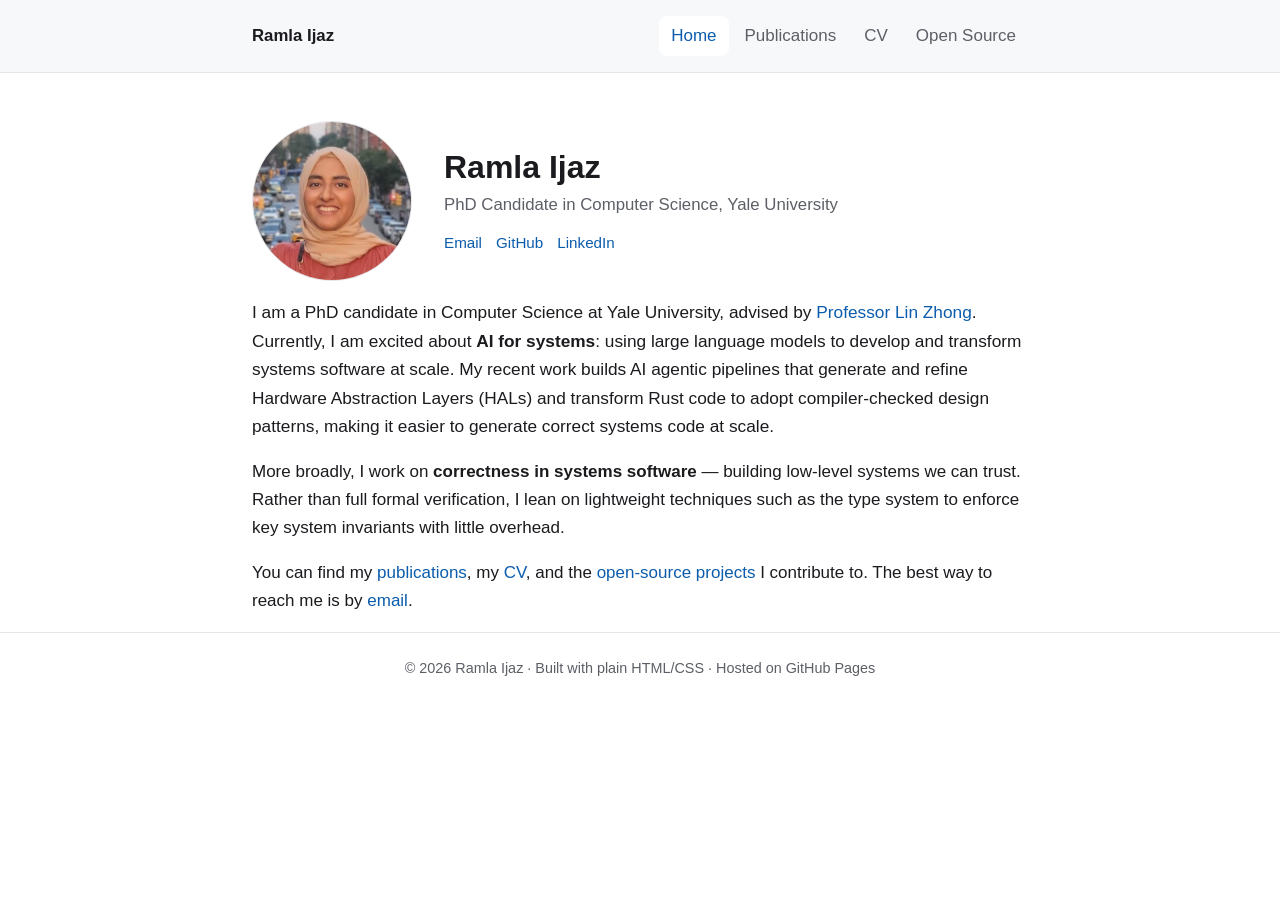
<file: index.html>
<!DOCTYPE html>
<html lang="en">
<head>
  <meta charset="utf-8">
  <meta name="viewport" content="width=device-width, initial-scale=1">
  <title>Ramla Ijaz</title>
  <meta name="description" content="Ramla Ijaz — PhD candidate in Computer Science at Yale University. Research in systems and formal verification.">
  <link rel="stylesheet" href="style.css">
</head>
<body>
  <header class="site-header">
    <div class="container">
      <nav class="nav">
        <a class="brand" href="index.html">Ramla Ijaz</a>
        <ul>
          <li><a href="index.html" class="active">Home</a></li>
          <li><a href="publications.html">Publications</a></li>
          <li><a href="cv.html">CV</a></li>
          <li><a href="open-source.html">Open Source</a></li>
        </ul>
      </nav>
    </div>
  </header>

  <main class="container">
    <section class="hero">
      <!-- Replace assets/profile.jpg with your own square photo. The .svg is a
           placeholder shown until that file exists. -->
      <img src="assets/profile.jpg" alt="Ramla Ijaz"
           onerror="this.onerror=null; this.src='assets/profile.svg'">
      <div>
        <h1>Ramla Ijaz</h1>
        <p class="subtitle">PhD Candidate in Computer Science, Yale University</p>
        <div class="links">
          <a href="mailto:ramla.ijaz@yale.edu">Email</a>
          <a href="https://github.com/ramla-i" target="_blank" rel="noopener">GitHub</a>
          <a href="https://www.linkedin.com/in/ramla-ijaz/" target="_blank" rel="noopener">LinkedIn</a>
        </div>
      </div>
    </section>

    <section>
      <p class="lead">
        I am a PhD candidate in Computer Science at Yale University, advised by
        <a href="https://www.yecl.org/" target="_blank" rel="noopener">Professor Lin Zhong</a>.
        Currently, I am excited about
        <strong>AI for systems</strong>: using large language models to develop and transform systems
        software at scale. My recent work builds AI agentic pipelines that generate and refine
        Hardware Abstraction Layers (HALs) and transform Rust code to adopt compiler-checked design
        patterns, making it easier to generate correct systems code at scale.
      </p>
      <p>
        More broadly, I work on <strong>correctness in systems software</strong> &mdash; building
        low-level systems we can trust. Rather than full formal verification, I lean on lightweight
        techniques such as the type system to enforce key system invariants with little overhead.
      </p>
      <p>
        You can find my <a href="publications.html">publications</a>, my
        <a href="cv.html">CV</a>, and the <a href="open-source.html">open-source projects</a>
        I contribute to. The best way to reach me is by
        <a href="mailto:ramla.ijaz@yale.edu">email</a>.
      </p>
    </section>


  </main>

  <footer class="site-footer">
    <div class="container">
      &copy; 2026 Ramla Ijaz &middot; Built with plain HTML/CSS &middot; Hosted on GitHub Pages
    </div>
  </footer>
</body>
</html>
</file>
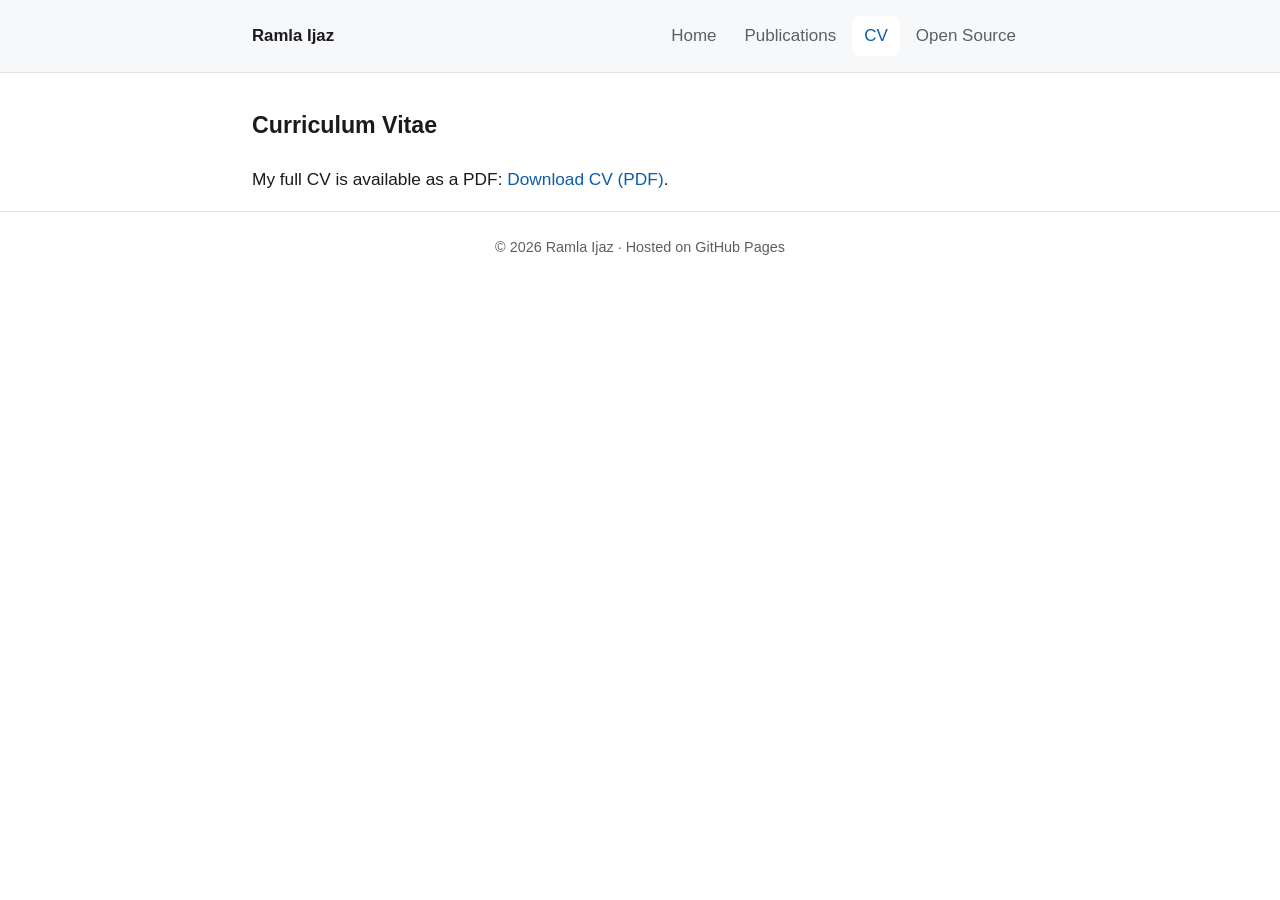
<file: cv.html>
<!DOCTYPE html>
<html lang="en">
<head>
  <meta charset="utf-8">
  <meta name="viewport" content="width=device-width, initial-scale=1">
  <title>CV — Ramla Ijaz</title>
  <link rel="stylesheet" href="style.css">
</head>
<body>
  <header class="site-header">
    <div class="container">
      <nav class="nav">
        <a class="brand" href="index.html">Ramla Ijaz</a>
        <ul>
          <li><a href="index.html">Home</a></li>
          <li><a href="publications.html">Publications</a></li>
          <li><a href="cv.html" class="active">CV</a></li>
          <li><a href="open-source.html">Open Source</a></li>
        </ul>
      </nav>
    </div>
  </header>

  <main class="container">
    <h2 style="border:none; margin-top:2.4rem;">Curriculum Vitae</h2>
    <p class="lead">
      My full CV is available as a PDF:
      <a href="assets/cv.pdf" target="_blank" rel="noopener">Download CV (PDF)</a>.
    </p>
  </main>

  <footer class="site-footer">
    <div class="container">
      &copy; 2026 Ramla Ijaz &middot; Hosted on GitHub Pages
    </div>
  </footer>
</body>
</html>
</file>
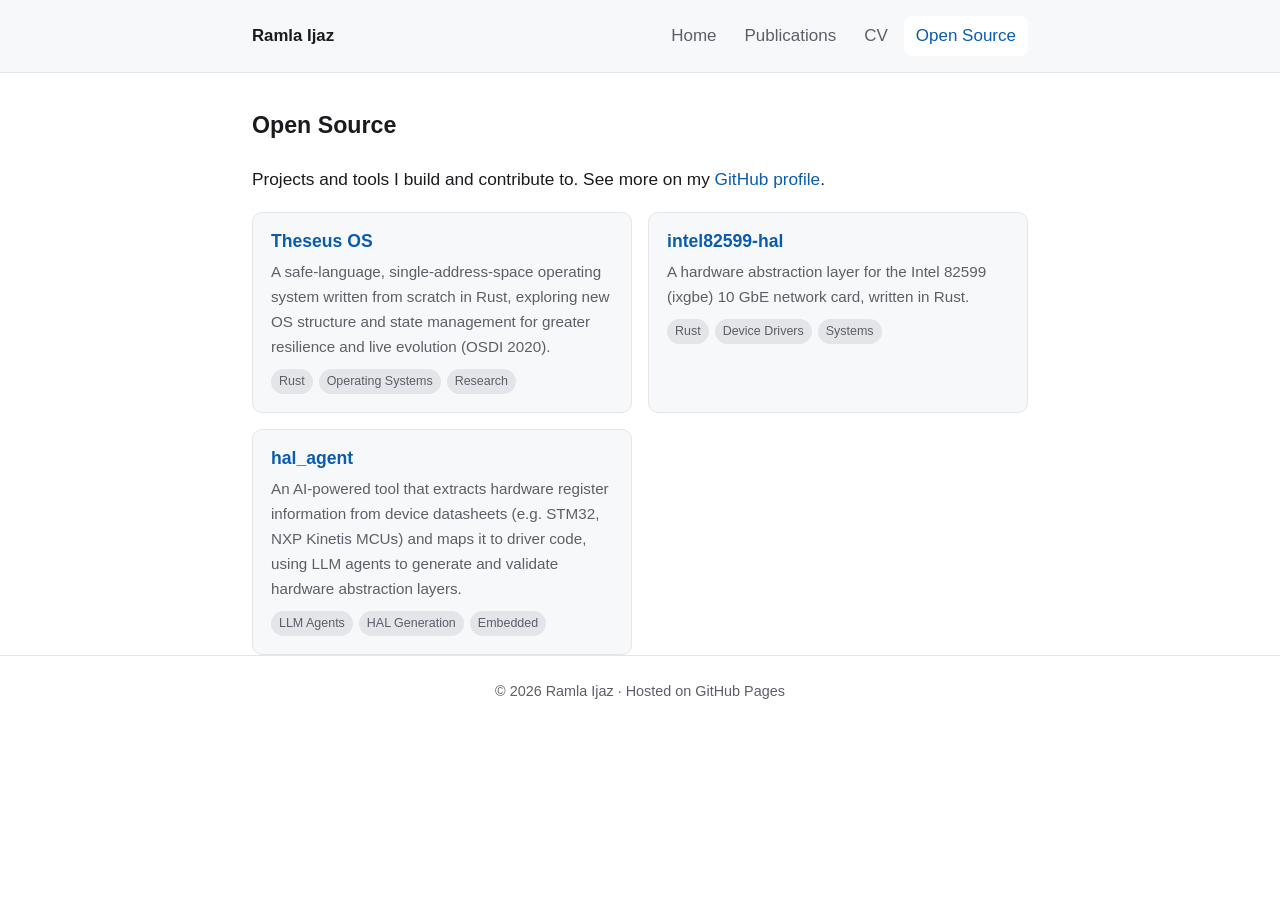
<file: open-source.html>
<!DOCTYPE html>
<html lang="en">
<head>
  <meta charset="utf-8">
  <meta name="viewport" content="width=device-width, initial-scale=1">
  <title>Open Source — Ramla Ijaz</title>
  <link rel="stylesheet" href="style.css">
</head>
<body>
  <header class="site-header">
    <div class="container">
      <nav class="nav">
        <a class="brand" href="index.html">Ramla Ijaz</a>
        <ul>
          <li><a href="index.html">Home</a></li>
          <li><a href="publications.html">Publications</a></li>
          <li><a href="cv.html">CV</a></li>
          <li><a href="open-source.html" class="active">Open Source</a></li>
        </ul>
      </nav>
    </div>
  </header>

  <main class="container">
    <h2 style="border:none; margin-top:2.4rem;">Open Source</h2>
    <p class="lead">
      Projects and tools I build and contribute to. See more on my
      <a href="https://github.com/ramla-i" target="_blank" rel="noopener">GitHub profile</a>.
    </p>

    <!--
      ============================================================
      Copy a .card block to add a project. Edit the title, link,
      description, and tags. Delete the placeholders you don't want.
      ============================================================
    -->
    <div class="cards">
      <div class="card">
        <h3><a href="https://github.com/theseus-os/Theseus" target="_blank" rel="noopener">Theseus OS</a></h3>
        <p>A safe-language, single-address-space operating system written from scratch in Rust,
           exploring new OS structure and state management for greater resilience and live evolution
           (OSDI&nbsp;2020). <!-- TODO: add a line on your specific contribution --></p>
        <div class="tags"><span>Rust</span><span>Operating Systems</span><span>Research</span></div>
      </div>

      <div class="card">
        <h3><a href="https://github.com/Ramla-I/intel82599-hal" target="_blank" rel="noopener">intel82599-hal</a></h3>
        <p>A hardware abstraction layer for the Intel 82599 (ixgbe) 10&nbsp;GbE network card,
           written in Rust. <!-- TODO: add a line on the goal, e.g. verified/safe device access --></p>
        <div class="tags"><span>Rust</span><span>Device Drivers</span><span>Systems</span></div>
      </div>

      <div class="card">
        <h3><a href="https://github.com/Ramla-I/hal_agent" target="_blank" rel="noopener">hal_agent</a></h3>
        <p>An AI-powered tool that extracts hardware register information from device datasheets
           (e.g. STM32, NXP Kinetis MCUs) and maps it to driver code, using LLM agents to generate
           and validate hardware abstraction layers.</p>
        <div class="tags"><span>LLM Agents</span><span>HAL Generation</span><span>Embedded</span></div>
      </div>

      <!-- Uncomment to list upstream contributions:
      <div class="card">
        <h3><a href="#" target="_blank" rel="noopener">Contributions</a></h3>
        <p>Notable contributions to upstream projects (e.g., the Linux kernel, seL4, KLEE).</p>
        <div class="tags"><span>Upstream</span></div>
      </div>
      -->
    </div>

  </main>

  <footer class="site-footer">
    <div class="container">
      &copy; 2026 Ramla Ijaz &middot; Hosted on GitHub Pages
    </div>
  </footer>
</body>
</html>
</file>
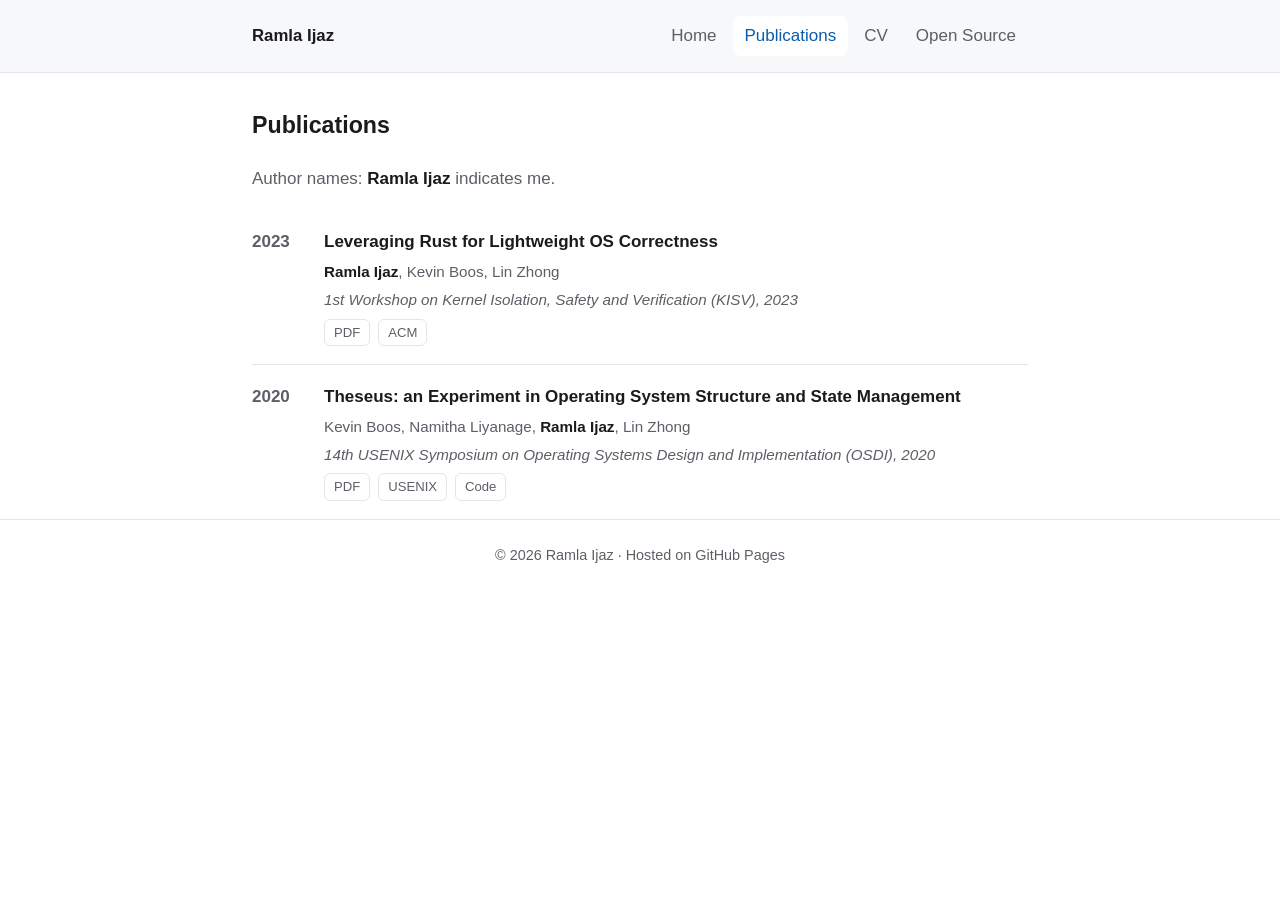
<file: publications.html>
<!DOCTYPE html>
<html lang="en">
<head>
  <meta charset="utf-8">
  <meta name="viewport" content="width=device-width, initial-scale=1">
  <title>Publications — Ramla Ijaz</title>
  <link rel="stylesheet" href="style.css">
</head>
<body>
  <header class="site-header">
    <div class="container">
      <nav class="nav">
        <a class="brand" href="index.html">Ramla Ijaz</a>
        <ul>
          <li><a href="index.html">Home</a></li>
          <li><a href="publications.html" class="active">Publications</a></li>
          <li><a href="cv.html">CV</a></li>
          <li><a href="open-source.html">Open Source</a></li>
        </ul>
      </nav>
    </div>
  </header>

  <main class="container">
    <h2 style="border:none; margin-top:2.4rem;">Publications</h2>
    <p class="muted">
      Author names: <span class="me">Ramla Ijaz</span> indicates me.
    </p>

    <!--
      ============================================================
      HOW TO ADD A PUBLICATION
      Copy one .entry block below and fill it in. Delete badges you
      don't need. Send me your list (or a .bib file) and I'll fill
      these in for you.
      ============================================================
    -->

    <div class="entry">
      <div class="year">2023</div>
      <div class="body">
        <p class="title">Leveraging Rust for Lightweight OS Correctness</p>
        <p class="authors"><span class="me">Ramla Ijaz</span>, Kevin Boos, Lin Zhong</p>
        <p class="venue">1st Workshop on Kernel Isolation, Safety and Verification (KISV), 2023</p>
        <div class="badges">
          <a href="https://www.yecl.org/publications/kisv2023ijaz.pdf" target="_blank" rel="noopener">PDF</a>
          <a href="https://dl.acm.org/doi/10.1145/3625275.3625398" target="_blank" rel="noopener">ACM</a>
        </div>
      </div>
    </div>

    <div class="entry">
      <div class="year">2020</div>
      <div class="body">
        <p class="title">Theseus: an Experiment in Operating System Structure and State Management</p>
        <p class="authors">Kevin Boos, Namitha Liyanage, <span class="me">Ramla Ijaz</span>, Lin Zhong</p>
        <p class="venue">14th USENIX Symposium on Operating Systems Design and Implementation (OSDI), 2020</p>
        <div class="badges">
          <a href="https://www.yecl.org/publications/boos2020osdi.pdf" target="_blank" rel="noopener">PDF</a>
          <a href="https://www.usenix.org/conference/osdi20/presentation/boos" target="_blank" rel="noopener">USENIX</a>
          <a href="https://github.com/theseus-os/Theseus" target="_blank" rel="noopener">Code</a>
        </div>
      </div>
    </div>
  </main>

  <footer class="site-footer">
    <div class="container">
      &copy; 2026 Ramla Ijaz &middot; Hosted on GitHub Pages
    </div>
  </footer>
</body>
</html>
</file>
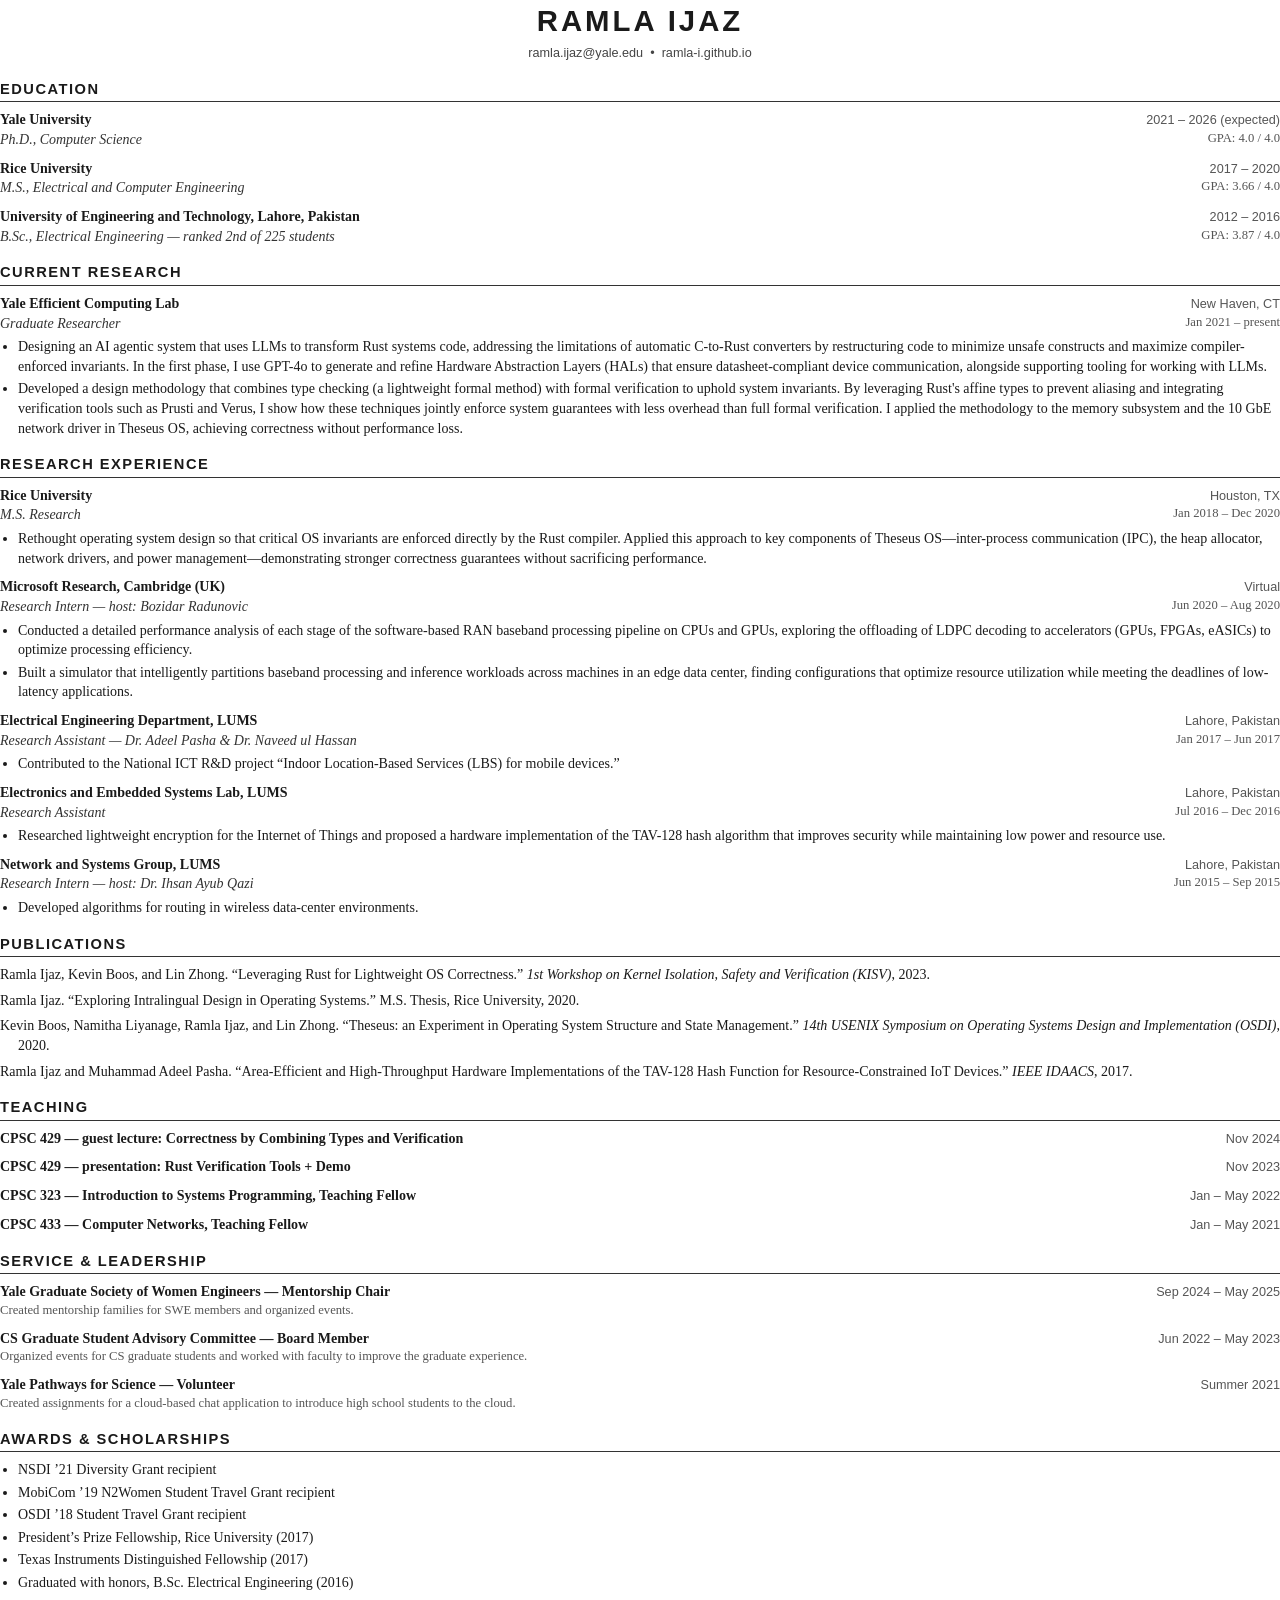
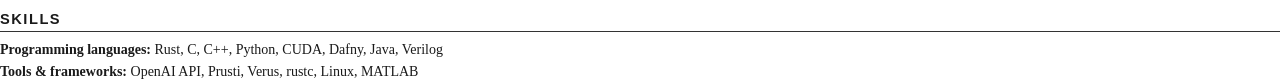
<file: assets/cv-source.html>
<!DOCTYPE html>
<html lang="en">
<head>
<meta charset="utf-8">
<title>Ramla Ijaz — CV</title>
<style>
  @page { size: Letter; margin: 0.7in 0.8in; }
  * { box-sizing: border-box; }
  body {
    font-family: "Georgia", "Times New Roman", serif;
    font-size: 10.5pt;
    line-height: 1.4;
    color: #1a1a1a;
    margin: 0;
  }
  header { text-align: center; margin-bottom: 14px; }
  header h1 {
    font-family: "Helvetica Neue", Arial, sans-serif;
    font-size: 22pt;
    letter-spacing: 3px;
    margin: 0 0 4px;
    font-weight: 700;
  }
  header .contact {
    font-family: "Helvetica Neue", Arial, sans-serif;
    font-size: 9.5pt;
    color: #444;
  }
  header .contact a { color: #444; text-decoration: none; }
  h2 {
    font-family: "Helvetica Neue", Arial, sans-serif;
    font-size: 11pt;
    text-transform: uppercase;
    letter-spacing: 1.5px;
    border-bottom: 1.5px solid #333;
    padding-bottom: 2px;
    margin: 16px 0 8px;
  }
  .item { margin-bottom: 9px; }
  .row {
    display: flex;
    justify-content: space-between;
    align-items: baseline;
    gap: 12px;
  }
  .row .left { font-weight: bold; }
  .row .right {
    font-family: "Helvetica Neue", Arial, sans-serif;
    font-size: 9.5pt;
    color: #555;
    white-space: nowrap;
  }
  .sub {
    display: flex;
    justify-content: space-between;
    gap: 12px;
    font-style: italic;
    color: #333;
  }
  .sub .right { font-style: normal; font-size: 9.5pt; color: #555; white-space: nowrap; }
  ul { margin: 4px 0 0; padding-left: 18px; }
  li { margin-bottom: 3px; }
  p { margin: 2px 0; }
  .note { color: #555; font-size: 9.5pt; }
  a { color: #1a1a1a; }
  .pub { margin-bottom: 6px; padding-left: 18px; text-indent: -18px; }
</style>
</head>
<body>

<header>
  <h1>RAMLA IJAZ</h1>
  <div class="contact">
    <a href="mailto:ramla.ijaz@yale.edu">ramla.ijaz@yale.edu</a> &nbsp;&bull;&nbsp;
    <a href="https://ramla-i.github.io">ramla-i.github.io</a>
  </div>
</header>

<h2>Education</h2>
<div class="item">
  <div class="row"><span class="left">Yale University</span><span class="right">2021 &ndash; 2026 (expected)</span></div>
  <div class="sub"><span>Ph.D., Computer Science</span><span class="right">GPA: 4.0 / 4.0</span></div>
</div>
<div class="item">
  <div class="row"><span class="left">Rice University</span><span class="right">2017 &ndash; 2020</span></div>
  <div class="sub"><span>M.S., Electrical and Computer Engineering</span><span class="right">GPA: 3.66 / 4.0</span></div>
</div>
<div class="item">
  <div class="row"><span class="left">University of Engineering and Technology, Lahore, Pakistan</span><span class="right">2012 &ndash; 2016</span></div>
  <div class="sub"><span>B.Sc., Electrical Engineering &mdash; ranked 2nd of 225 students</span><span class="right">GPA: 3.87 / 4.0</span></div>
</div>

<h2>Current Research</h2>
<div class="item">
  <div class="row"><span class="left">Yale Efficient Computing Lab</span><span class="right">New Haven, CT</span></div>
  <div class="sub"><span>Graduate Researcher</span><span class="right">Jan 2021 &ndash; present</span></div>
  <ul>
    <li>Designing an AI agentic system that uses LLMs to transform Rust systems code, addressing the
        limitations of automatic C-to-Rust converters by restructuring code to minimize unsafe constructs
        and maximize compiler-enforced invariants. In the first phase, I use GPT-4o to generate and refine
        Hardware Abstraction Layers (HALs) that ensure datasheet-compliant device communication, alongside
        supporting tooling for working with LLMs.</li>
    <li>Developed a design methodology that combines type checking (a lightweight formal method) with
        formal verification to uphold system invariants. By leveraging Rust's affine types to prevent
        aliasing and integrating verification tools such as Prusti and Verus, I show how these techniques
        jointly enforce system guarantees with less overhead than full formal verification. I applied the
        methodology to the memory subsystem and the 10&nbsp;GbE network driver in Theseus OS, achieving
        correctness without performance loss.</li>
  </ul>
</div>

<h2>Research Experience</h2>
<div class="item">
  <div class="row"><span class="left">Rice University</span><span class="right">Houston, TX</span></div>
  <div class="sub"><span>M.S. Research</span><span class="right">Jan 2018 &ndash; Dec 2020</span></div>
  <ul>
    <li>Rethought operating system design so that critical OS invariants are enforced directly by the Rust
        compiler. Applied this approach to key components of Theseus OS&mdash;inter-process communication
        (IPC), the heap allocator, network drivers, and power management&mdash;demonstrating stronger
        correctness guarantees without sacrificing performance.</li>
  </ul>
</div>
<div class="item">
  <div class="row"><span class="left">Microsoft Research, Cambridge (UK)</span><span class="right">Virtual</span></div>
  <div class="sub"><span>Research Intern &mdash; host: Bozidar Radunovic</span><span class="right">Jun 2020 &ndash; Aug 2020</span></div>
  <ul>
    <li>Conducted a detailed performance analysis of each stage of the software-based RAN baseband
        processing pipeline on CPUs and GPUs, exploring the offloading of LDPC decoding to accelerators
        (GPUs, FPGAs, eASICs) to optimize processing efficiency.</li>
    <li>Built a simulator that intelligently partitions baseband processing and inference workloads across
        machines in an edge data center, finding configurations that optimize resource utilization while
        meeting the deadlines of low-latency applications.</li>
  </ul>
</div>
<div class="item">
  <div class="row"><span class="left">Electrical Engineering Department, LUMS</span><span class="right">Lahore, Pakistan</span></div>
  <div class="sub"><span>Research Assistant &mdash; Dr. Adeel Pasha &amp; Dr. Naveed ul Hassan</span><span class="right">Jan 2017 &ndash; Jun 2017</span></div>
  <ul>
    <li>Contributed to the National ICT R&amp;D project &ldquo;Indoor Location-Based Services (LBS) for
        mobile devices.&rdquo;</li>
  </ul>
</div>
<div class="item">
  <div class="row"><span class="left">Electronics and Embedded Systems Lab, LUMS</span><span class="right">Lahore, Pakistan</span></div>
  <div class="sub"><span>Research Assistant</span><span class="right">Jul 2016 &ndash; Dec 2016</span></div>
  <ul>
    <li>Researched lightweight encryption for the Internet of Things and proposed a hardware implementation
        of the TAV-128 hash algorithm that improves security while maintaining low power and resource use.</li>
  </ul>
</div>
<div class="item">
  <div class="row"><span class="left">Network and Systems Group, LUMS</span><span class="right">Lahore, Pakistan</span></div>
  <div class="sub"><span>Research Intern &mdash; host: Dr. Ihsan Ayub Qazi</span><span class="right">Jun 2015 &ndash; Sep 2015</span></div>
  <ul>
    <li>Developed algorithms for routing in wireless data-center environments.</li>
  </ul>
</div>

<h2>Publications</h2>
<div class="pub">Ramla Ijaz, Kevin Boos, and Lin Zhong. &ldquo;Leveraging Rust for Lightweight OS Correctness.&rdquo;
  <em>1st Workshop on Kernel Isolation, Safety and Verification (KISV)</em>, 2023.</div>
<div class="pub">Ramla Ijaz. &ldquo;Exploring Intralingual Design in Operating Systems.&rdquo; M.S. Thesis, Rice University, 2020.</div>
<div class="pub">Kevin Boos, Namitha Liyanage, Ramla Ijaz, and Lin Zhong. &ldquo;Theseus: an Experiment in Operating
  System Structure and State Management.&rdquo; <em>14th USENIX Symposium on Operating Systems Design and
  Implementation (OSDI)</em>, 2020.</div>
<div class="pub">Ramla Ijaz and Muhammad Adeel Pasha. &ldquo;Area-Efficient and High-Throughput Hardware
  Implementations of the TAV-128 Hash Function for Resource-Constrained IoT Devices.&rdquo;
  <em>IEEE IDAACS</em>, 2017.</div>

<h2>Teaching</h2>
<div class="item">
  <div class="row"><span class="left">CPSC 429 &mdash; guest lecture: Correctness by Combining Types and Verification</span><span class="right">Nov 2024</span></div>
</div>
<div class="item">
  <div class="row"><span class="left">CPSC 429 &mdash; presentation: Rust Verification Tools + Demo</span><span class="right">Nov 2023</span></div>
</div>
<div class="item">
  <div class="row"><span class="left">CPSC 323 &mdash; Introduction to Systems Programming, Teaching Fellow</span><span class="right">Jan &ndash; May 2022</span></div>
</div>
<div class="item">
  <div class="row"><span class="left">CPSC 433 &mdash; Computer Networks, Teaching Fellow</span><span class="right">Jan &ndash; May 2021</span></div>
</div>

<h2>Service &amp; Leadership</h2>
<div class="item">
  <div class="row"><span class="left">Yale Graduate Society of Women Engineers &mdash; Mentorship Chair</span><span class="right">Sep 2024 &ndash; May 2025</span></div>
  <div class="note">Created mentorship families for SWE members and organized events.</div>
</div>
<div class="item">
  <div class="row"><span class="left">CS Graduate Student Advisory Committee &mdash; Board Member</span><span class="right">Jun 2022 &ndash; May 2023</span></div>
  <div class="note">Organized events for CS graduate students and worked with faculty to improve the graduate experience.</div>
</div>
<div class="item">
  <div class="row"><span class="left">Yale Pathways for Science &mdash; Volunteer</span><span class="right">Summer 2021</span></div>
  <div class="note">Created assignments for a cloud-based chat application to introduce high school students to the cloud.</div>
</div>

<h2>Awards &amp; Scholarships</h2>
<ul>
  <li>NSDI &rsquo;21 Diversity Grant recipient</li>
  <li>MobiCom &rsquo;19 N2Women Student Travel Grant recipient</li>
  <li>OSDI &rsquo;18 Student Travel Grant recipient</li>
  <li>President&rsquo;s Prize Fellowship, Rice University (2017)</li>
  <li>Texas Instruments Distinguished Fellowship (2017)</li>
  <li>Graduated with honors, B.Sc. Electrical Engineering (2016)</li>
</ul>

<h2>Skills</h2>
<p><strong>Programming languages:</strong> Rust, C, C++, Python, CUDA, Dafny, Java, Verilog</p>
<p><strong>Tools &amp; frameworks:</strong> OpenAI API, Prusti, Verus, rustc, Linux, MATLAB</p>

</body>
</html>
</file>
<file: style.css>
/* ===== Theme tokens ===== */
:root {
  --max-width: 820px;
  --accent: #0b5cad;
  --accent-hover: #08406f;
  --text: #1b1b1f;
  --muted: #5c5f66;
  --border: #e3e5e8;
  --bg: #ffffff;
  --bg-soft: #f7f8fa;
  --radius: 10px;
  --font: -apple-system, BlinkMacSystemFont, "Segoe UI", Roboto, Helvetica, Arial, sans-serif;
}

@media (prefers-color-scheme: dark) {
  :root {
    --accent: #6bb3ff;
    --accent-hover: #9ccbff;
    --text: #e8eaed;
    --muted: #a0a4ab;
    --border: #2c2f36;
    --bg: #16181d;
    --bg-soft: #1d2027;
  }
}

/* ===== Base ===== */
* { box-sizing: border-box; }

html { scroll-behavior: smooth; }

body {
  margin: 0;
  font-family: var(--font);
  font-size: 17px;
  line-height: 1.65;
  color: var(--text);
  background: var(--bg);
  -webkit-font-smoothing: antialiased;
}

.container {
  max-width: var(--max-width);
  margin: 0 auto;
  padding: 0 22px;
}

a {
  color: var(--accent);
  text-decoration: none;
}
a:hover { color: var(--accent-hover); text-decoration: underline; }

h1, h2, h3 { line-height: 1.25; }
h2 {
  font-size: 1.45rem;
  margin-top: 2.4rem;
  padding-bottom: .35rem;
  border-bottom: 1px solid var(--border);
}

/* ===== Header / nav ===== */
.site-header {
  border-bottom: 1px solid var(--border);
  background: var(--bg-soft);
}
.nav {
  display: flex;
  flex-wrap: wrap;
  align-items: center;
  justify-content: space-between;
  gap: 12px;
  padding: 16px 0;
}
.nav .brand {
  font-weight: 700;
  font-size: 1.05rem;
  color: var(--text);
}
.nav .brand:hover { text-decoration: none; }
.nav ul {
  display: flex;
  flex-wrap: wrap;
  gap: 4px;
  list-style: none;
  margin: 0;
  padding: 0;
}
.nav ul a {
  display: inline-block;
  padding: 6px 12px;
  border-radius: 8px;
  color: var(--muted);
  font-weight: 500;
}
.nav ul a:hover { background: var(--border); color: var(--text); text-decoration: none; }
.nav ul a.active { color: var(--accent); background: var(--bg); }

/* ===== Hero (home) ===== */
.hero {
  display: flex;
  gap: 32px;
  align-items: center;
  margin: 48px 0 8px;
  flex-wrap: wrap;
}
.hero img {
  width: 160px;
  height: 160px;
  border-radius: 50%;
  object-fit: cover;
  border: 1px solid var(--border);
  flex-shrink: 0;
}
.hero h1 { margin: 0 0 4px; font-size: 2rem; }
.hero .subtitle { color: var(--muted); margin: 0 0 12px; font-size: 1.05rem; }
.hero .links { display: flex; flex-wrap: wrap; gap: 14px; font-size: .95rem; }

/* ===== Content sections ===== */
main { padding-bottom: 80px; }
.lead { font-size: 1.08rem; }
.muted { color: var(--muted); }

/* ===== Publication / project entries ===== */
.entry {
  display: flex;
  gap: 16px;
  padding: 18px 0;
  border-bottom: 1px solid var(--border);
}
.entry:last-child { border-bottom: none; }
.entry .year {
  flex-shrink: 0;
  width: 56px;
  color: var(--muted);
  font-variant-numeric: tabular-nums;
  font-weight: 600;
}
.entry .body { flex: 1; }
.entry .title { font-weight: 600; margin: 0 0 3px; }
.entry .authors { color: var(--muted); font-size: .95rem; margin: 0 0 3px; }
.entry .venue { font-style: italic; color: var(--muted); font-size: .95rem; margin: 0 0 6px; }
.entry .badges { display: flex; flex-wrap: wrap; gap: 8px; }
.entry .badges a {
  font-size: .82rem;
  padding: 2px 9px;
  border: 1px solid var(--border);
  border-radius: 6px;
  color: var(--muted);
}
.entry .badges a:hover { border-color: var(--accent); color: var(--accent); text-decoration: none; }
.me { font-weight: 700; color: var(--text); }

/* ===== Project cards ===== */
.cards { display: grid; grid-template-columns: 1fr 1fr; gap: 16px; margin-top: 18px; }
.card {
  border: 1px solid var(--border);
  border-radius: var(--radius);
  padding: 18px;
  background: var(--bg-soft);
}
.card h3 { margin: 0 0 6px; font-size: 1.1rem; }
.card p { margin: 0 0 10px; font-size: .95rem; color: var(--muted); }
.card .tags { display: flex; flex-wrap: wrap; gap: 6px; }
.card .tags span {
  font-size: .78rem;
  padding: 2px 8px;
  border-radius: 20px;
  background: var(--border);
  color: var(--muted);
}

/* ===== CV ===== */
.cv-item { margin-bottom: 18px; }
.cv-item .top { display: flex; justify-content: space-between; gap: 12px; flex-wrap: wrap; }
.cv-item .role { font-weight: 600; }
.cv-item .date { color: var(--muted); white-space: nowrap; }
.cv-item .org { color: var(--muted); }

/* ===== Footer ===== */
.site-footer {
  border-top: 1px solid var(--border);
  color: var(--muted);
  font-size: .9rem;
  padding: 24px 0;
  text-align: center;
}

@media (max-width: 560px) {
  .cards { grid-template-columns: 1fr; }
  .hero { margin-top: 32px; }
}
</file>
